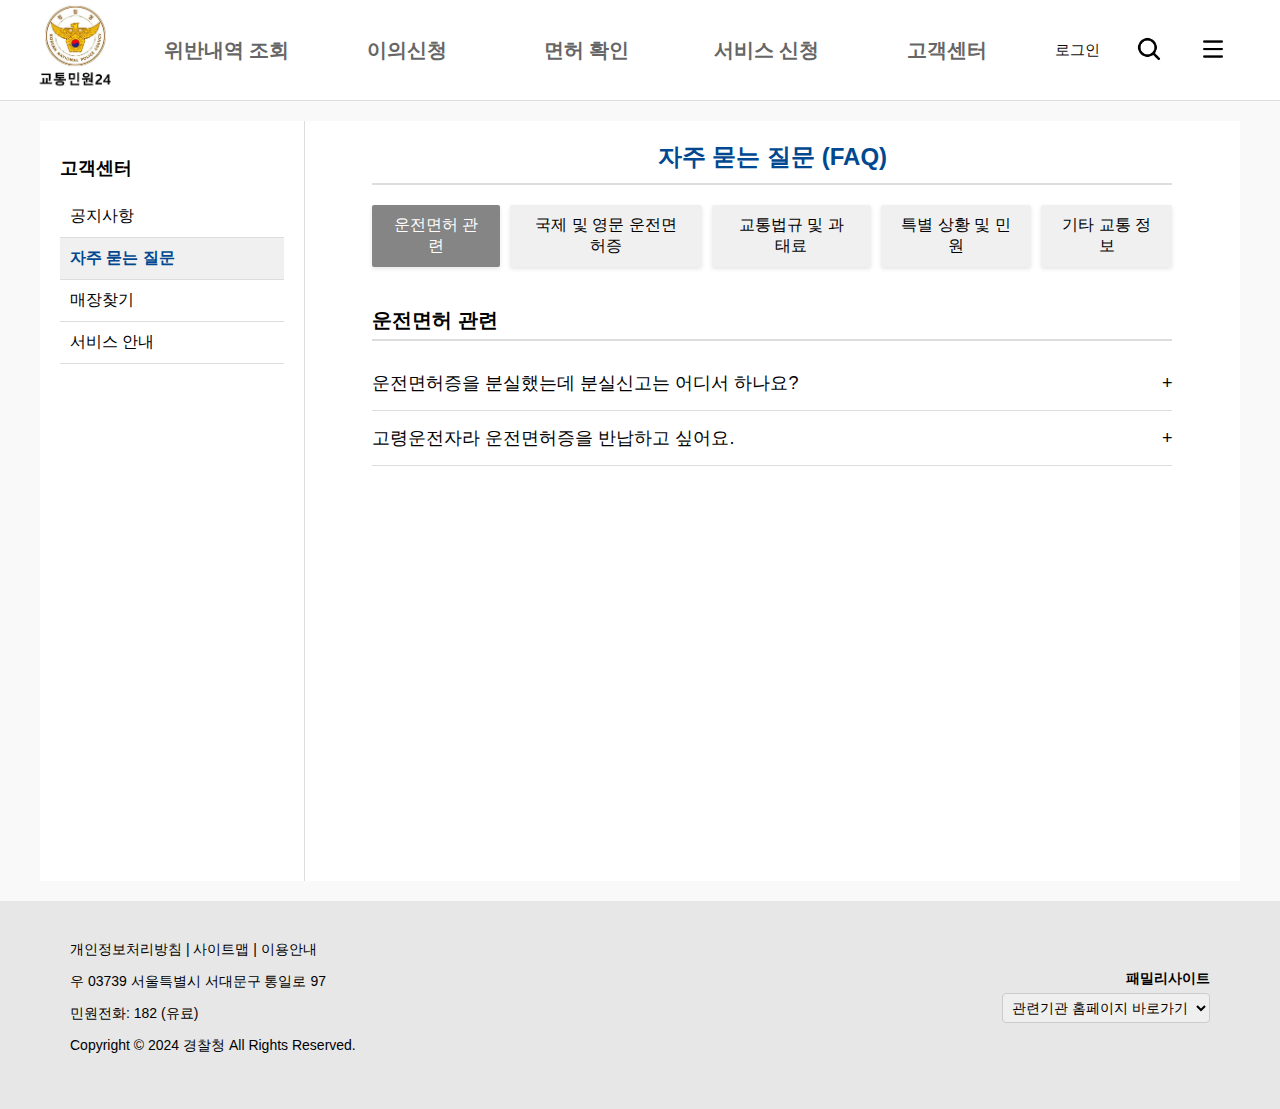
<file: faq.html>
<!DOCTYPE html>
<html lang="en">
<head>
  <meta charset="UTF-8">
  <meta name="viewport" content="width=device-width, initial-scale=1.0">
  <title>자주 묻는 질문</title>
  <link rel="stylesheet" href="styles.css">

    <style>
        /* 전체 스타일 */
        body {
        font-family: Arial, sans-serif;
        margin: 0;
        padding: 0;
        background-color: #f9f9f9;
        }

        /* Main 영역 */
      main {
        width: 80%;
        background-color: #fff; /* 배경색 하얀색 */
        padding: 20px;
        margin: 0 auto;
        display: flex;
        flex-direction: column;
        align-items: center; /* X축 가운데 정렬 */
      }


        /* FAQ 카테고리 */
        .faq-categories {
        display: flex;
        justify-content: center;
        gap: 10px;
        width: 100%;
        max-width: 800px;
        margin-bottom: 20px;
        }

        .faq-categories .faq-category {
        padding: 10px 20px;
        cursor: pointer;
        font-size: 16px;
        border-radius: 2px;
        background-color: #f0f0f0;
        transition: background-color 0.3s ease, color 0.3s ease;
        text-align: center;
        box-shadow: 0px 2px 4px rgba(0, 0, 0, 0.1);
        }

        .faq-categories .faq-category.active {
        background-color: #858585;
        color: #fff;
        }

        .faq-categories .faq-category:hover {
        background-color: #ddd;
        color: #004990;
        }

        /* FAQ 콘텐츠 */
        .faq-content {
        width: 100%;
        max-width: 800px;
        }

        .faq-content h3 {
        font-size: 20px;
        margin-bottom: 15px;
        border-bottom: 2px solid #ddd;
        padding-bottom: 5px;
        }

        .faq-item {
        border-bottom: 1px solid #ddd;
        padding: 15px 0;
        }

        .faq-question {
        font-size: 18px;
        cursor: pointer;
        display: flex;
        justify-content: space-between;
        align-items: center;
        }

        .faq-question:hover {
        color: #475ef0;
        }

        .faq-answer {
        display: none;
        padding: 10px 0 0;
        font-size: 16px;
        color: #666;
        }

        .faq-icon {
        font-size: 18px;
        transition: transform 0.3s ease;
        }

        .faq-icon.open {
        transform: rotate(45deg);
        }
  </style>
</head>
<body>
  <header class="header">
    <!-- Logo Section -->
    <a href="main.html" class="logo">
      <img src="Images/logo.jpg" alt="홈 로고">
    </a>
    <!-- Navigation Bar -->
    <nav class="navbar">
      <ul class="nav-list">
        <li class="nav-item"><a href="#">위반내역 조회</a></li>
        <li class="nav-item"><a href="#">이의신청</a></li>
        <li class="nav-item"><a href="#">면허 확인</a></li>
        <li class="nav-item"><a href="#">서비스 신청</a></li>
        <li class="nav-item"><a href="#">고객센터</a></li>

      </ul>
      <!-- Dropdown content -->
      <div class="dropdown-box">
        <div class="dropdown-column">
          <ul>
            <li><a href="recentCrackdown.html">최근 단속내역</a></li>
          </ul>
          <ul>
            <li><a href="#">미납 이력</a></li>
            <li><a href="#">미납 과태료</a></li>
            <li><a href="#">미납 범칙금</a></li>
            
          </ul>
          <ul>
            <li><a href="#">납입 이력</a></li>
            <li><a href="#">기납 과태료</a></li>
            <li><a href="#">기납 범칙금</a></li>
          </ul>
          <ul>
            <li><a href="#">교통사고 사실확인</a></li>
          </ul>
        </div>
        <div class="dropdown-column">
            <ul>
                <li><a href="#">과태료 이의신청</a></li>
            </ul>
            <ul>
                <li><a href="#">범칙금 이의신청</a></li>
            </ul>
            <ul>
                <li><a href="#">이중납부 환급신청</a></li>
            </ul>
            <ul>
                <li><a href="#">법인 신청</a></li>
            </ul>
          </div>
        <div class="dropdown-column">
            <ul>
                <li><a href="#">면허증 진위확인</a></li>
            </ul>
            <ul>
                <li><a href="#">벌점 확인</a></li>
            </ul>
            <ul>
              <li><a href="#">면허제재 이력</a></li>
              <li><a href="#">면허정지 기간</a></li>
              <li><a href="#">면허결격 기간</a></li>
            </ul>
            <ul>
                <li><a href="#">결격사유 공고</a></li>
            </ul>
        </div>
        <div class="dropdown-column">
          <ul>
            <li><a href="#">착한운전 마일리지</a></li>
          </ul>
          <ul>
            <li><a href="#">교통사고 조사예약</a></li>
          </ul>
          <ul>
            <li><a href="#">문자 알림 서비스</a></li>
          </ul>
          <ul>
            <li><a href="#">모바일전자고지 안내</a></li>
          </ul>
          <ul>
            <li><a href="#">공인전자주소 안내</a></li>
          </ul>
        </div>
        <div class="dropdown-column">
          <ul>
            <li><a href="notice.html">공지사항</a></li>
          </ul>
          <ul>
            <li><a href="faq.html">자주 묻는 질문</a></li>
          </ul>
          <ul>
            <li><a href="#">사이트맵</a></li>
          </ul>
          <ul>
            <li><a href="#">이파인 궁금이 챗봇</a></li>
          </ul>
        </div>
      </div>
    </nav>
    <!-- Right Section (Login, Search, Menu) -->
    <div class="header-buttons">
      <button class="login-btn" style="font-size: 15px;">로그인</button>
      <button class="search-btn">
        <img src="Images/icon_search.png" alt="검색" class="search-icon" width="30px">
      </button>
      <button class="search-btn">
        <img src="Images/icon_menubar.png" alt="검색" class="search-icon" width="30px">
      </button>
    </div>
  </header>
   <!-- 검색 바 -->
   <div class="search-bar-container" id="search-bar">
    <div class="search-bar">
      <input type="text" placeholder="검색어를 입력하세요...">
      <button>
        <img src="Images/icon_search.png" alt="검색">
      </button>
    </div>
  </div>
  <!-- 화면 어두워지는 오버레이 -->
  <div class="overlay" id="overlay"></div>

 <!-- ================================== main ==================================== -->
 

    <div class="main-container">
        <!-- 좌측 사이드바 -->
        <aside class="sidebar">
        <h2>고객센터</h2>
        <ul>
            <li><a href="notice.html">공지사항</a></li>
            <li class="active"><a href="faq.html">자주 묻는 질문</a></li>
            <li>매장찾기</li>
            <li>서비스 안내</li>
        </ul>
        </aside>

        <!-- FAQ 메인 -->
        <main>
          <!-- 페이지 제목 -->
          <div class="main-title">자주 묻는 질문 (FAQ)</div>

          <!-- FAQ 카테고리 -->
          <div class="faq-categories">
              <div class="faq-category active" data-category="license">운전면허 관련</div>
              <div class="faq-category" data-category="international">국제 및 영문 운전면허증</div>
              <div class="faq-category" data-category="laws">교통법규 및 과태료</div>
              <div class="faq-category" data-category="special">특별 상황 및 민원</div>
              <div class="faq-category" data-category="others">기타 교통 정보</div>
          </div>

          <!-- FAQ 콘텐츠 -->
          <div class="faq-content">
              
              <!-- 운전면허 관련 -->
              <section class="faq-section" id="license">
                  <h3>운전면허 관련</h3>
                  <div class="faq-item">
                      <div class="faq-question">
                          운전면허증을 분실했는데 분실신고는 어디서 하나요?
                          <span class="faq-icon">+</span>
                      </div>
                      <div class="faq-answer">
                          ■ 분실신고만 신청: 전국 경찰서 민원실 방문 (대리인 접수 불가)<br>
                          ■ 분실신고와 동시에 재발급 신청: 도로교통공단 안전운전 통합민원(www.safedriving.or.kr), 경찰민원포털(minwon.police.go.kr) 또는 운전면허시험장 방문
                      </div>
                  </div>
                  <div class="faq-item">
                      <div class="faq-question">
                          고령운전자라 운전면허증을 반납하고 싶어요.
                          <span class="faq-icon">+</span>
                      </div>
                      <div class="faq-answer">
                          가까운 운전면허시험장, 경찰서 교통민원실 또는 주민센터에서 자진반납이 가능합니다. 방문 전 업무처리 가능 여부를 확인해주세요.
                      </div>
                  </div>
              </section>

              <!-- 국제 및 영문 운전면허증 -->
              <section class="faq-section" id="international">
                  <h3>국제 및 영문 운전면허증</h3>
                  <div class="faq-item">
                      <div class="faq-question">
                          출국해야 하는데 급히 국제운전면허증이 필요해요.
                          <span class="faq-icon">+</span>
                      </div>
                      <div class="faq-answer">
                          공항 내 국제운전면허 발급센터에서 발급 가능합니다. 신분증과 6개월 이내 촬영한 사진(3.5cm x 4.5cm)을 지참하고 방문하세요.
                      </div>
                  </div>
                  <div class="faq-item">
                      <div class="faq-question">
                          영문운전면허증을 발급 받고 싶은데요.
                          <span class="faq-icon">+</span>
                      </div>
                      <div class="faq-answer">
                          경찰서 또는 운전면허시험장에서 발급 가능합니다. 필요한 서류: 신분증, 여권 사본, 수수료 10,000원
                      </div>
                  </div>
                  <div class="faq-item">
                      <div class="faq-question">
                          (영문)운전경력증명서는 어디서 발급받을 수 있나요?
                          <span class="faq-icon">+</span>
                      </div>
                      <div class="faq-answer">
                          신분증을 지참하여 가까운 경찰서에 방문하거나 인터넷 정부24(www.gov.kr), 교통민원24(www.efine.go.kr)를 통해 발급 가능합니다.
                      </div>
                  </div>
              </section>

              <!-- 교통법규 및 과태료 -->
              <section class="faq-section" id="laws">
                  <h3>교통법규 및 과태료</h3>
                  <div class="faq-item">
                      <div class="faq-question">
                          과태료와 범칙금의 차이점이 뭔가요?
                          <span class="faq-icon">+</span>
                      </div>
                      <div class="faq-answer">
                          과태료: 무인단속 등 행위자를 특정할 수 없는 경우 차량 소유자에게 부과<br>
                          범칙금: 현장에서 경찰관에 의해 행위자에게 부과
                      </div>
                  </div>
                  <div class="faq-item">
                      <div class="faq-question">
                          과태료 감경 대상자를 알고 싶어요.
                          <span class="faq-icon">+</span>
                      </div>
                      <div class="faq-answer">
                          경미한 위반 행위에 대한 과태료는 자진납부 시 20% 감경되며, 추가적으로 대상자의 조건에 따라 최대 50% 감경됩니다.
                      </div>
                  </div>
                  <div class="faq-item">
                      <div class="faq-question">
                          과태료를 범칙금으로 전환하는 방법을 알고 싶어요.
                          <span class="faq-icon">+</span>
                      </div>
                      <div class="faq-answer">
                          가까운 경찰서, 지구대, 파출소 방문 또는 인터넷 교통민원24(www.efine.go.kr)를 통해 전환 가능합니다.
                      </div>
                  </div>
              </section>

              <!-- 특별 상황 및 민원 -->
              <section class="faq-section" id="special">
                  <h3>특별 상황 및 민원</h3>
                  <div class="faq-item">
                      <div class="faq-question">
                          운전이 유일한 생계수단인데, 면허취소 구제방법이 있나요?
                          <span class="faq-icon">+</span>
                      </div>
                      <div class="faq-answer">
                          생계형 운전자를 위한 이의신청 제도가 있습니다. 취소처분 결정 통지 후 60일 이내에 주소지 관할 경찰청에 접수하세요.
                      </div>
                  </div>
                  <div class="faq-item">
                      <div class="faq-question">
                          교통사고 조사결과에 이의가 있는 경우 어떻게 하나요?
                          <span class="faq-icon">+</span>
                      </div>
                      <div class="faq-answer">
                          조사받은 경찰서 관할 시·도 경찰청 민원실로 방문하거나 경찰민원포털(minwon.police.go.kr)에서 이의신청이 가능합니다.
                      </div>
                  </div>
              </section>

              <!-- 기타 교통 정보 -->
              <section class="faq-section" id="others">
                  <h3>기타 교통 정보</h3>
                  <div class="faq-item">
                      <div class="faq-question">
                          무인단속카메라에 단속된 것 같은데 확인하고 싶어요.
                          <span class="faq-icon">+</span>
                      </div>
                      <div class="faq-answer">
                          단속 여부는 5~7일 후 인터넷 교통민원24(www.efine.go.kr) 또는 182콜센터에서 확인 가능합니다.
                      </div>
                  </div>
                  <div class="faq-item">
                      <div class="faq-question">
                          주민등록상 주소지와 실거주지가 다른데 과태료 고지서를 받을 수 있나요?
                          <span class="faq-icon">+</span>
                      </div>
                      <div class="faq-answer">
                          실거주지임을 입증할 공적자료를 지참하여 방문 신청 가능합니다. 신청한 기간이 지나면 주민등록지로 발송됩니다.
                      </div>
                  </div>
              </section>

          </div>
        </main>
    </div>






  <footer class="footer">
    <div class="footer-links">
      <a href="#">개인정보처리방침</a> | 
      <a href="#">사이트맵</a> | 
      <a href="#">이용안내</a>
      <p>우 03739 서울특별시 서대문구 통일로 97</p>
      <p>민원전화: 182 (유료)</p>
      <p>Copyright © 2024 경찰청 All Rights Reserved.</p>
    </div>
    <div class="footer-empty-section">
    </div>
    <div class="family-site">
        <h4>패밀리사이트</h4>
        <select>
          <option>관련기관 홈페이지 바로가기</option>
          <option>경찰청</option>
          <option>도로교통공단</option>
        </select>
    </div>

  </footer>
  

  <script src="script.js"></script>
  <script>
    document.addEventListener("DOMContentLoaded", () => {
      const categories = document.querySelectorAll(".faq-category");
      const sections = document.querySelectorAll(".faq-section");

      // 초기 설정: 첫 번째 카테고리를 활성화하고, 첫 번째 섹션만 보이게 설정
      categories[0].classList.add("active");
      sections.forEach((section, index) => {
        section.style.display = index === 0 ? "block" : "none";
      });

      // 카테고리 클릭 이벤트
      categories.forEach((category) => {
        category.addEventListener("click", () => {
          const target = category.dataset.category;

          categories.forEach((cat) => cat.classList.remove("active"));
          category.classList.add("active");

          sections.forEach((section) => {
            section.style.display = section.id === target ? "block" : "none";
          });
        });
      });

      // FAQ 질문 클릭 이벤트
      const faqQuestions = document.querySelectorAll(".faq-question");
      faqQuestions.forEach((question) => {
        question.addEventListener("click", () => {
          const answer = question.nextElementSibling;
          const icon = question.querySelector(".faq-icon");

          const isOpen = answer.style.display === "block";
          answer.style.display = isOpen ? "none" : "block";
          icon.classList.toggle("open", !isOpen);
        });
      });
    });

  </script>
</body>
</html>
</file>
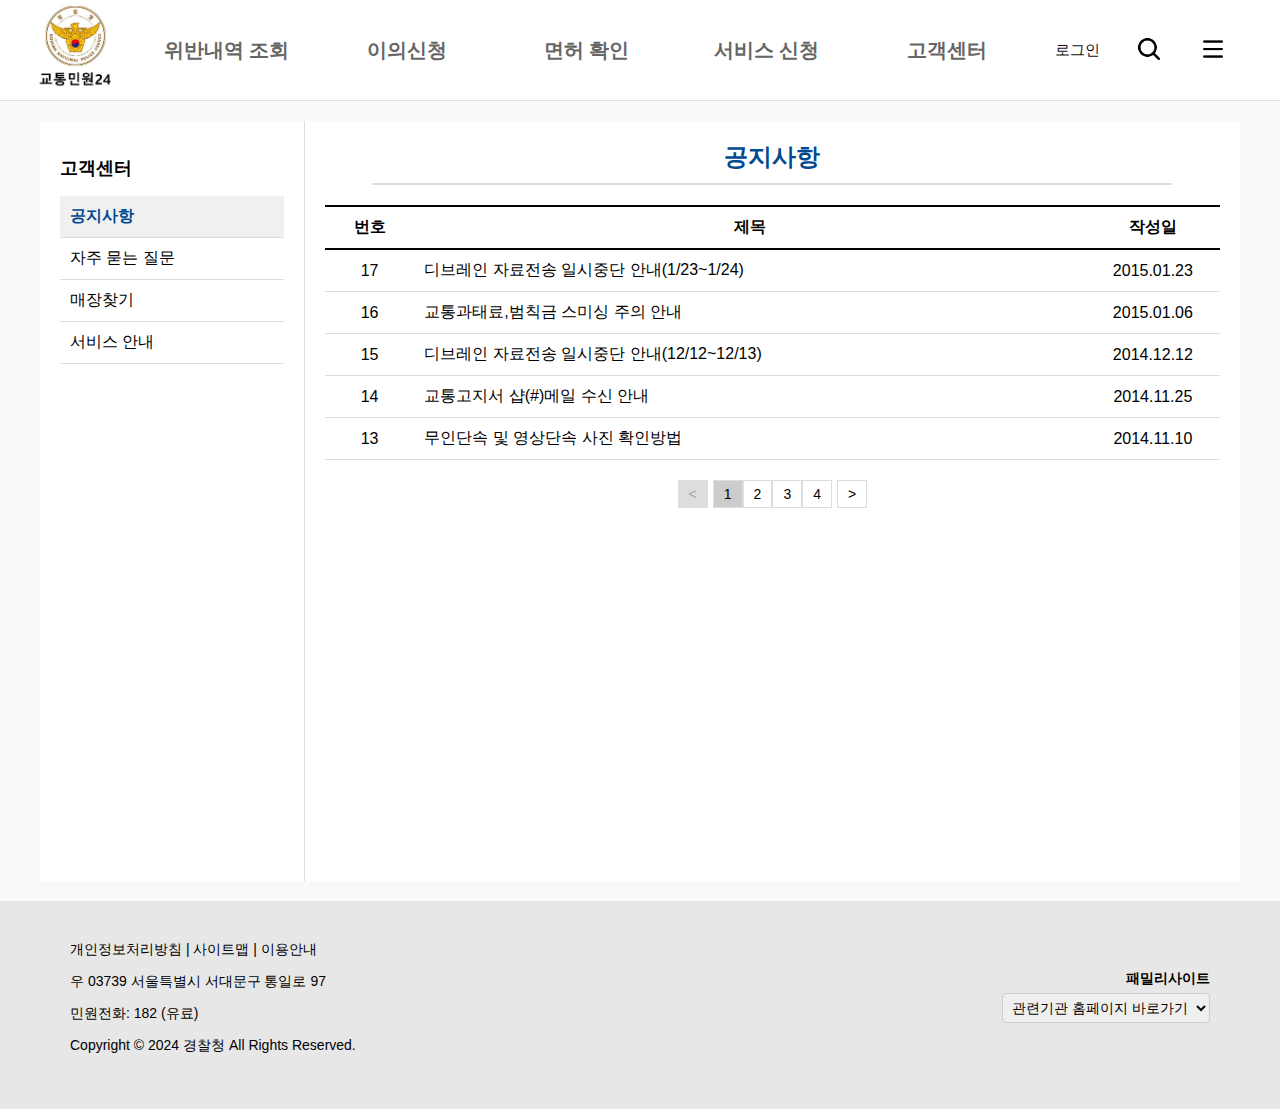
<file: notice.html>
<!DOCTYPE html>
<html lang="en">
<head>
  <meta charset="UTF-8">
  <meta name="viewport" content="width=device-width, initial-scale=1.0">
  <title>공지사항</title>
  <link rel="stylesheet" href="styles.css">

    <style>
        /* 전체 스타일 */
        body {
        font-family: Arial, sans-serif;
        margin: 0;
        padding: 0;
        background-color: #f9f9f9;
        }
        /* Main 영역 */
        main {
        width: 80%;
        background-color: #fff; /* 배경색 하얀색 */
        padding: 20px;
        margin: 0 auto;
        display: flex;
        flex-direction: column;
        align-items: center; /* X축 가운데 정렬 */
        }


        /* 공지사항 테이블 스타일 */
        .notice-table {
        width: 100%;
        border-collapse: collapse;
        margin-bottom: 20px;
        text-align: center;
        }

        .notice-table th,
        .notice-table td {
        padding: 10px;
        }

        .notice-table th:first-child,
        .notice-table td:first-child {
        width: 10%; /* 번호 열 */
        }

        .notice-table th:last-child,
        .notice-table td:last-child {
        width: 15%; /* 작성일 열 */
        }

        .notice-table th {
        font-weight: bold;
        border-top: 2px solid #000;
        border-bottom: 2px solid #000;
        }

        .notice-table td {
        border-bottom: 1px solid #ddd;
        }

        .notice-table td.title {
        text-align: left;
        }

        /* 페이지네이션 */
        .pagination {
        display: flex;
        justify-content: center;
        align-items: center;
        gap: 5px;
        }

        .pagination button {
        border: none;
        padding: 5px 10px;
        cursor: pointer;
        font-size: 14px;
        border: 1px solid #ddd;
        transition: background-color 0.3s ease;
        background-color: transparent; /* 버튼 배경 제거 */
        }

        .pagination button.active {
        background-color: #ccc; /* 클릭된 버튼 색상 회색 */
        color: #000;
        }

        .pagination button:hover {
        background-color: #f0f0f0;
        }

        .pagination button:disabled {
        background-color: #ddd;
        cursor: not-allowed;
        }

        .pagination img {
        width: 20px;
        height: 20px;
        }


  </style>
</head>
<body>
  <header class="header">
    <!-- Logo Section -->
    <a href="main.html" class="logo">
      <img src="Images/logo.jpg" alt="홈 로고">
    </a>
    <!-- Navigation Bar -->
    <nav class="navbar">
      <ul class="nav-list">
        <li class="nav-item"><a href="#">위반내역 조회</a></li>
        <li class="nav-item"><a href="#">이의신청</a></li>
        <li class="nav-item"><a href="#">면허 확인</a></li>
        <li class="nav-item"><a href="#">서비스 신청</a></li>
        <li class="nav-item"><a href="#">고객센터</a></li>

      </ul>
      <!-- Dropdown content -->
      <div class="dropdown-box">
        <div class="dropdown-column">
            <ul>
                <li><a href="recentCrackdown.html">최근 단속내역</a></li>
            </ul>
          <ul>
            <li><a href="#">미납 이력</a></li>
            <li><a href="#">미납 과태료</a></li>
            <li><a href="#">미납 범칙금</a></li>
            
          </ul>
          <ul>
            <li><a href="#">납입 이력</a></li>
            <li><a href="#">기납 과태료</a></li>
            <li><a href="#">기납 범칙금</a></li>
          </ul>
          <ul>
            <li><a href="#">교통사고 사실확인</a></li>
          </ul>
        </div>
        <div class="dropdown-column">
            <ul>
                <li><a href="#">과태료 이의신청</a></li>
            </ul>
            <ul>
                <li><a href="#">범칙금 이의신청</a></li>
            </ul>
            <ul>
                <li><a href="#">이중납부 환급신청</a></li>
            </ul>
            <ul>
                <li><a href="#">법인 신청</a></li>
            </ul>
          </div>
        <div class="dropdown-column">
            <ul>
                <li><a href="#">면허증 진위확인</a></li>
            </ul>
            <ul>
                <li><a href="#">벌점 확인</a></li>
            </ul>
            <ul>
              <li><a href="#">면허제재 이력</a></li>
              <li><a href="#">면허정지 기간</a></li>
              <li><a href="#">면허결격 기간</a></li>
            </ul>
            <ul>
                <li><a href="#">결격사유 공고</a></li>
            </ul>
        </div>
        <div class="dropdown-column">
          <ul>
            <li><a href="#">착한운전 마일리지</a></li>
          </ul>
          <ul>
            <li><a href="#">교통사고 조사예약</a></li>
          </ul>
          <ul>
            <li><a href="#">문자 알림 서비스</a></li>
          </ul>
          <ul>
            <li><a href="#">모바일전자고지 안내</a></li>
          </ul>
          <ul>
            <li><a href="#">공인전자주소 안내</a></li>
          </ul>
        </div>
        <div class="dropdown-column">
          <ul>
            <li><a href="notice.html">공지사항</a></li>
          </ul>
          <ul>
            <li><a href="faq.html">자주 묻는 질문</a></li>
          </ul>
          <ul>
            <li><a href="#">사이트맵</a></li>
          </ul>
          <ul>
            <li><a href="#">이파인 궁금이 챗봇</a></li>
          </ul>
        </div>
      </div>
    </nav>
    <!-- Right Section (Login, Search, Menu) -->
    <div class="header-buttons">
      <button class="login-btn" style="font-size: 15px;">로그인</button>
      <button class="search-btn">
        <img src="Images/icon_search.png" alt="검색" class="search-icon" width="30px">
      </button>
      <button class="search-btn">
        <img src="Images/icon_menubar.png" alt="검색" class="search-icon" width="30px">
      </button>
    </div>
  </header>

   <!-- 검색 바 -->
   <div class="search-bar-container" id="search-bar">
    <div class="search-bar">
      <input type="text" placeholder="검색어를 입력하세요...">
      <button>
        <img src="Images/icon_search.png" alt="검색">
      </button>
    </div>
  </div>
  <!-- 화면 어두워지는 오버레이 -->
  <div class="overlay" id="overlay"></div>
 <!-- ================================== main ==================================== -->
 

    <div class="main-container">
        <!-- 좌측 사이드바 -->
        <aside class="sidebar">
        <h2>고객센터</h2>
        <ul>
            <li class="active"><a href="notice.html">공지사항</a></li>
            <li><a href="faq.html">자주 묻는 질문</a></li>
            <li>매장찾기</li>
            <li>서비스 안내</li>
        </ul>
        </aside>

        <main>
            <!-- 페이지 제목 -->
            <div class="main-title">공지사항</div>

            <!-- 공지사항 테이블 -->
            <table class="notice-table">
                <thead>
                <tr>
                    <th>번호</th>
                    <th>제목</th>
                    <th>작성일</th>
                </tr>
                </thead>
                <tbody id="notice-tbody">
                <!-- 공지사항 데이터 삽입 -->
                </tbody>
            </table>

            <!-- 페이지네이션 -->
            <div class="pagination">
                <button id="prev-page" onclick="prevPage()" aria-label="이전 페이지">&lt;</button>
                <div id="page-buttons"></div>
                <button id="next-page" onclick="nextPage()" aria-label="다음 페이지">&gt;</button>
              </div>

            

        </main>
    </div>






  <footer class="footer">
    <div class="footer-links">
      <a href="#">개인정보처리방침</a> | 
      <a href="#">사이트맵</a> | 
      <a href="#">이용안내</a>
      <p>우 03739 서울특별시 서대문구 통일로 97</p>
      <p>민원전화: 182 (유료)</p>
      <p>Copyright © 2024 경찰청 All Rights Reserved.</p>
    </div>
    <div class="footer-empty-section">
    </div>
    <div class="family-site">
        <h4>패밀리사이트</h4>
        <select>
          <option>관련기관 홈페이지 바로가기</option>
          <option>경찰청</option>
          <option>도로교통공단</option>
        </select>
    </div>

  </footer>
  

  <script src="script.js"></script>
  <script>
    const notices = [
        { 번호: 17, 제목: "디브레인 자료전송 일시중단 안내(1/23~1/24)", 작성일: "2015.01.23" },
        { 번호: 16, 제목: "교통과태료,범칙금 스미싱 주의 안내", 작성일: "2015.01.06" },
        { 번호: 15, 제목: "디브레인 자료전송 일시중단 안내(12/12~12/13)", 작성일: "2014.12.12" },
        { 번호: 14, 제목: "교통고지서 샵(#)메일 수신 안내", 작성일: "2014.11.25" },
        { 번호: 13, 제목: "무인단속 및 영상단속 사진 확인방법", 작성일: "2014.11.10" },
        { 번호: 12, 제목: "이파인시스템 정상서비스 안내", 작성일: "2014.09.07" },
        { 번호: 11, 제목: "eFINE 서비스 일시중단 안내", 작성일: "2014.08.27" },
        { 번호: 10, 제목: "착한운전 마일리지 적립", 작성일: "2014.08.06" },
        { 번호: 9, 제목: "운전면허 진위여부 서비스 변경안내", 작성일: "2014.08.06" },
        { 번호: 8, 제목: "인터넷지로 사이트 일시중단 안내", 작성일: "2014.08.01" },
        { 번호: 7, 제목: "디브레인 자료전송 일시중단 안내(7/19~7/20)", 작성일: "2014.07.15" },
        { 번호: 6, 제목: "보안상 화면을 복사하거나 출력할 수 없습니다. 운전경력증명서를 이용하시기 바랍니다.", 작성일: "2014.03.25" },
        { 번호: 5, 제목: "디브레인 고지정보 지연안내", 작성일: "2014.03.19" },
        { 번호: 4, 제목: "운전면허관련 조회의 내역 없음에 대한 안내", 작성일: "2014.01.29" },
        { 번호: 3, 제목: "운전면허 행정처분 특별감면 실시!!", 작성일: "2014.01.28" },
        { 번호: 2, 제목: "교통범칙금·과태료 조회 및 납부시스템(efine)이 더욱 새로워집니다.", 작성일: "2014.01.12" },
        { 번호: 1, 제목: "교통범칙금 관련 스미싱 피해예방 안내", 작성일: "2013.10.25" },
        ];


    const rowsPerPage = 5;
    let currentPage = 1;

    function displayNotices() {
      const tbody = document.getElementById("notice-tbody");
      tbody.innerHTML = "";

      const startIndex = (currentPage - 1) * rowsPerPage;
      const endIndex = startIndex + rowsPerPage;

      const currentNotices = notices.slice(startIndex, endIndex);
      currentNotices.forEach((notice) => {
        const row = `
          <tr>
            <td>${notice.번호}</td>
            <td class="title">${notice.제목}</td>
            <td>${notice.작성일}</td>
          </tr>
        `;
        tbody.innerHTML += row;
      });
    }

    function setupPagination() {
      const pageButtons = document.getElementById("page-buttons");
      pageButtons.innerHTML = "";

      const totalPages = Math.ceil(notices.length / rowsPerPage);

      for (let i = 1; i <= totalPages; i++) {
        const button = document.createElement("button");
        button.textContent = i;
        button.classList.toggle("active", i === currentPage);
        button.onclick = () => {
          currentPage = i;
          displayNotices();
          setupPagination();
        };
        pageButtons.appendChild(button);
      }

      document.getElementById("prev-page").disabled = currentPage === 1;
      document.getElementById("next-page").disabled = currentPage === totalPages;
    }

    function prevPage() {
      if (currentPage > 1) {
        currentPage--;
        displayNotices();
        setupPagination();
      }
    }

    function nextPage() {
      const totalPages = Math.ceil(notices.length / rowsPerPage);
      if (currentPage < totalPages) {
        currentPage++;
        displayNotices();
        setupPagination();
      }
    }

    // 초기화
    displayNotices();
    setupPagination();

  </script>
</body>
</html>
</file>
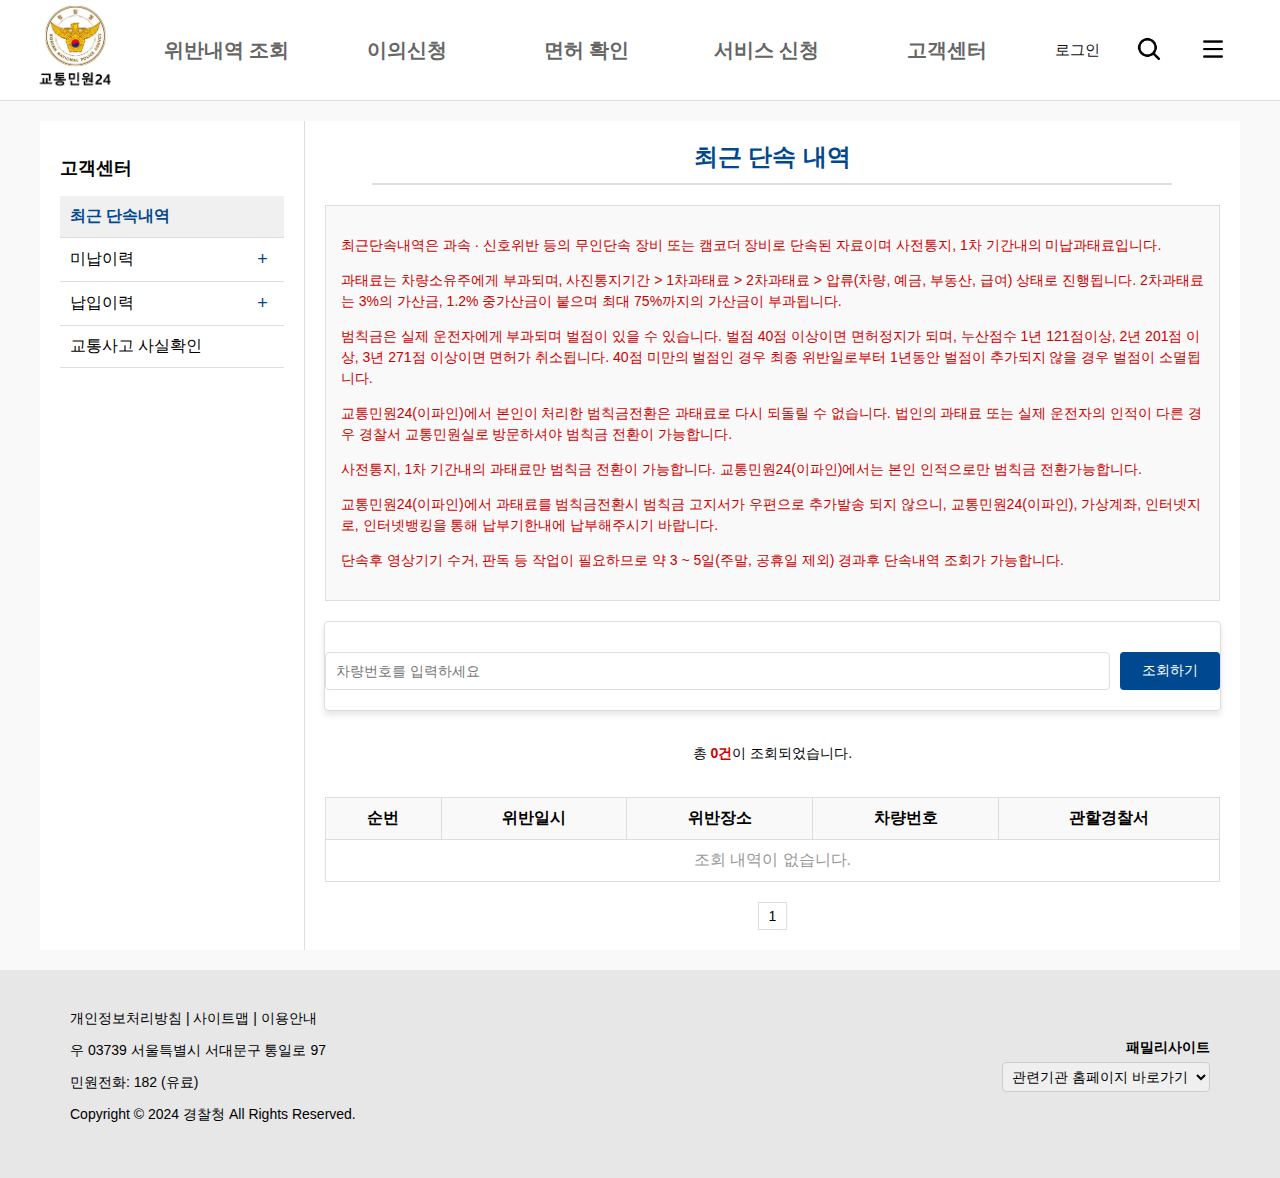
<file: recentCrackdown.html>
<!DOCTYPE html>
<html lang="en">
<head>
  <meta charset="UTF-8">
  <meta name="viewport" content="width=device-width, initial-scale=1.0">
  <title>최근 위반내역 조회</title>
  <link rel="stylesheet" href="styles.css">

    <style>
        /* 전체 스타일 */
        body {
        font-family: Arial, sans-serif;
        margin: 0;
        padding: 0;
        background-color: #f9f9f9;
        }
        /* Main 영역 */
        main {
        width: 80%;
        background-color: #fff; /* 배경색 하얀색 */
        padding: 20px;
        margin: 0 auto;
        display: flex;
        flex-direction: column;
        align-items: center; /* X축 가운데 정렬 */
        }
            /* 안내 문구 */
        section.warning {
        background-color: #f9f9f9;
        border: 1px solid #ddd;
        padding: 15px;
        margin-bottom: 20px;
        color: #c00;
        font-size: 14px;
        line-height: 1.5;
        }

        /* 검색 섹션 */
        section.search-bar {
        display: flex;
        justify-content: space-between; /* 버튼과 입력창 간격 조정 */
        align-items: center;
        width: 100%; /* 검색 섹션을 표 크기와 동일하게 확장 */
        margin-bottom: 20px;
        padding-top: 30px;
        padding-bottom: 20px;
        }

        section.search-bar input {
        flex: 1; /* 입력창이 남은 공간을 채우도록 설정 */
        max-width: calc(100% - 120px); /* 버튼 크기 제외하고 나머지 공간 사용 */
        padding: 10px;
        border: 1px solid #ddd;
        border-radius: 4px;
        font-size: 14px;
        }

        section.search-bar button {
        width: 100px; /* 버튼 크기 고정 */
        padding: 10px;
        margin-left: 10px; /* 버튼과 입력창 사이 간격 */
        border: none;
        background-color: #004990;
        color: #fff;
        font-size: 14px;
        border-radius: 4px;
        cursor: pointer;
        }

        section.search-bar button:hover {
        background-color: #003366;
        }



        /* 결과 섹션 */
        section.results {
        font-size: 14px;
        margin-bottom: 20px;
        }

        section.results span {
        color: #c00;
        font-weight: bold;
        }

        /* 테이블 */
        table {
        width: 100%;
        border-collapse: collapse;
        text-align: center;
        }

        table th,
        table td {
        padding: 10px;
        border: 1px solid #ddd;
        }

        table th {
        background-color: #f9f9f9;
        }

        table td.empty {
        text-align: center;
        color: #999;
        }

        /* 페이지네이션 */
        .pagination {
        display: flex;
        justify-content: center;
        align-items: center;
        margin-top: 20px;
        }

        .pagination button {
        background-color: #fff;
        border: 1px solid #ddd;
        padding: 5px 10px;
        margin: 0 5px;
        cursor: pointer;
        font-size: 14px;
        }

        .pagination button.active {
        background-color: #ccc;
        border-color: #bbb;
        }


    


  </style>
</head>
<body>
  <header class="header">
    <!-- Logo Section -->
    <a href="main.html" class="logo">
      <img src="Images/logo.jpg" alt="홈 로고">
    </a>
    <!-- Navigation Bar -->
    <nav class="navbar">
      <ul class="nav-list">
        <li class="nav-item"><a href="#">위반내역 조회</a></li>
        <li class="nav-item"><a href="#">이의신청</a></li>
        <li class="nav-item"><a href="#">면허 확인</a></li>
        <li class="nav-item"><a href="#">서비스 신청</a></li>
        <li class="nav-item"><a href="#">고객센터</a></li>

      </ul>
      <!-- Dropdown content -->
      <div class="dropdown-box">
        <div class="dropdown-column">
            <ul>
            <li><a href="recentCrackdown.html">최근 단속내역</a></li>
          </ul>
          <ul>
            <li><a href="#">미납 이력</a></li>
            <li><a href="#">미납 과태료</a></li>
            <li><a href="#">미납 범칙금</a></li>
            
          </ul>
          <ul>
            <li><a href="#">납입 이력</a></li>
            <li><a href="#">기납 과태료</a></li>
            <li><a href="#">기납 범칙금</a></li>
          </ul>
          <ul>
            <li><a href="#">교통사고 사실확인</a></li>
          </ul>
        </div>
        <div class="dropdown-column">
            <ul>
                <li><a href="#">과태료 이의신청</a></li>
            </ul>
            <ul>
                <li><a href="#">범칙금 이의신청</a></li>
            </ul>
            <ul>
                <li><a href="#">이중납부 환급신청</a></li>
            </ul>
            <ul>
                <li><a href="#">법인 신청</a></li>
            </ul>
          </div>
        <div class="dropdown-column">
            <ul>
                <li><a href="#">면허증 진위확인</a></li>
            </ul>
            <ul>
                <li><a href="#">벌점 확인</a></li>
            </ul>
            <ul>
              <li><a href="#">면허제재 이력</a></li>
              <li><a href="#">면허정지 기간</a></li>
              <li><a href="#">면허결격 기간</a></li>
            </ul>
            <ul>
                <li><a href="#">결격사유 공고</a></li>
            </ul>
        </div>
        <div class="dropdown-column">
          <ul>
            <li><a href="#">착한운전 마일리지</a></li>
          </ul>
          <ul>
            <li><a href="#">교통사고 조사예약</a></li>
          </ul>
          <ul>
            <li><a href="#">문자 알림 서비스</a></li>
          </ul>
          <ul>
            <li><a href="#">모바일전자고지 안내</a></li>
          </ul>
          <ul>
            <li><a href="#">공인전자주소 안내</a></li>
          </ul>
        </div>
        <div class="dropdown-column">
          <ul>
            <li><a href="notice.html">공지사항</a></li>
          </ul>
          <ul>
            <li><a href="faq.html">자주 묻는 질문</a></li>
          </ul>
          <ul>
            <li><a href="#">사이트맵</a></li>
          </ul>
          <ul>
            <li><a href="#">이파인 궁금이 챗봇</a></li>
          </ul>
        </div>
      </div>
    </nav>
    <!-- Right Section (Login, Search, Menu) -->
    <div class="header-buttons">
      <button class="login-btn" style="font-size: 15px;">로그인</button>
      <button class="search-btn">
        <img src="Images/icon_search.png" alt="검색" class="search-icon" width="30px">
      </button>
      <button class="search-btn">
        <img src="Images/icon_menubar.png" alt="검색" class="search-icon" width="30px">
      </button>
    </div>
  </header>
   <!-- 검색 바 -->
   <div class="search-bar-container" id="search-bar">
    <div class="search-bar">
      <input type="text" placeholder="검색어를 입력하세요...">
      <button>
        <img src="Images/icon_search.png" alt="검색">
      </button>
    </div>
  </div>
  <!-- 화면 어두워지는 오버레이 -->
  <div class="overlay" id="overlay"></div>

 <!-- ================================== main ==================================== -->
 

    <div class="main-container">

        <!-- 좌측 사이드바 -->
        <aside class="sidebar">
            <h2>고객센터</h2>
            <ul>
                <li class="active">
                    <a href="recentCrackdown.html">최근 단속내역</a>
                </li>
                <li>
                    <div class="sidebar-item">
                        <span>미납이력</span>
                      <button class="toggle-button">+</button>
                    </div>
                    <ul class="nested-list">
                      <li><a href="#">미납 과태료</a></li>
                      <li><a href="#">미납 범칙금</a></li>
                    </ul>
                  </li>
                  <li>
                    <div class="sidebar-item">
                        <span>납입이력</span>
                      <button class="toggle-button">+</button>
                    </div>
                    <ul class="nested-list">
                      <li><a href="#">기납 과태료</a></li>
                      <li><a href="#">기납 범칙금</a></li>
                    </ul>
                  </li>
                <li>
                    교통사고 사실확인
                </li>
            </ul>
        </aside>
  

        <main>
            <!-- 페이지 제목 -->
            <div class="main-title">최근 단속 내역</div>
            <section class="warning">
                <p class="important">최근단속내역은 과속 · 신호위반 등의 무인단속 장비 또는 캠코더 장비로 단속된 자료이며 사전통지, 1차 기간내의 미납과태료입니다.</p>
                <p>과태료는 차량소유주에게 부과되며, 사진통지기간 > 1차과태료 > 2차과태료 > 압류(차량, 예금, 부동산, 급여) 상태로 진행됩니다. 2차과태료는 3%의 가산금, 1.2% 중가산금이 붙으며 최대 75%까지의 가산금이 부과됩니다.</p>
                <p>범칙금은 실제 운전자에게 부과되며 벌점이 있을 수 있습니다. 벌점 40점 이상이면 면허정지가 되며, 누산점수 1년 121점이상, 2년 201점 이상, 3년 271점 이상이면 면허가 취소됩니다. 40점 미만의 벌점인 경우 최종 위반일로부터 1년동안 벌점이 추가되지 않을 경우 벌점이 소멸됩니다.</p>
                <p class="important">교통민원24(이파인)에서 본인이 처리한 범칙금전환은 과태료로 다시 되돌릴 수 없습니다. 법인의 과태료 또는 실제 운전자의 인적이 다른 경우 경찰서 교통민원실로 방문하셔야 범칙금 전환이 가능합니다.</p>
                <p>사전통지, 1차 기간내의 과태료만 범칙금 전환이 가능합니다. 교통민원24(이파인)에서는 본인 인적으로만 범칙금 전환가능합니다.</p>
                <p>교통민원24(이파인)에서 과태료를 범칙금전환시 범칙금 고지서가 우편으로 추가발송 되지 않으니, 교통민원24(이파인), 가상계좌, 인터넷지로, 인터넷뱅킹을 통해 납부기한내에 납부해주시기 바랍니다.</p>
                <p>단속후 영상기기 수거, 판독 등 작업이 필요하므로 약 3 ~ 5일(주말, 공휴일 제외) 경과후 단속내역 조회가 가능합니다.</p>
              </section>
              <section class="search-bar">
                <input type="text" placeholder="차량번호를 입력하세요">
                <button>조회하기</button>
              </section>
              <section class="results">
                <p>총 <span>0건</span>이 조회되었습니다.</p>
              </section>
              <table>
                <thead>
                  <tr>
                    <th>순번</th>
                    <th>위반일시</th>
                    <th>위반장소</th>
                    <th>차량번호</th>
                    <th>관할경찰서</th>
                  </tr>
                </thead>
                <tbody>
                  <tr>
                    <td class="empty" colspan="5">조회 내역이 없습니다.</td>
                  </tr>
                </tbody>
              </table>
              <div class="pagination">
                <button>1</button>
              </div>


            

        </main>
    </div>






  <footer class="footer">
    <div class="footer-links">
      <a href="#">개인정보처리방침</a> | 
      <a href="#">사이트맵</a> | 
      <a href="#">이용안내</a>
      <p>우 03739 서울특별시 서대문구 통일로 97</p>
      <p>민원전화: 182 (유료)</p>
      <p>Copyright © 2024 경찰청 All Rights Reserved.</p>
    </div>
    <div class="footer-empty-section">
    </div>
    <div class="family-site">
        <h4>패밀리사이트</h4>
        <select>
          <option>관련기관 홈페이지 바로가기</option>
          <option>경찰청</option>
          <option>도로교통공단</option>
        </select>
    </div>

  </footer>
  
  <script src="script.js"></script>

  <script>

    document.querySelectorAll(".sidebar-item").forEach((item) => {
    item.addEventListener("click", () => {
        const nestedList = item.nextElementSibling;
        const toggleButton = item.querySelector(".toggle-button");

        if (nestedList.style.display === "block") {
        nestedList.style.display = "none";
        toggleButton.textContent = "+"; // Collapse
        } else {
        nestedList.style.display = "block";
        toggleButton.textContent = "-"; // Expand
        }
    });
    });


  </script>
</body>
</html>
</file>
<file: styles.css>
/* ==============================기본 스타일============================== */
body {
  font-family: Arial, sans-serif;
  margin: 0;
  padding: 0;
}

.header {
  display: flex;
  align-items: center;
  justify-content: space-between;
  background-color: #ffffff;
  padding: 0px 20px;
  border-bottom: 1px solid #ddd;
  height: 100px;

}

a {
  text-decoration: none; /* 밑줄 제거 */
  color: inherit; /* 기본 텍스트 색상과 동일 */
}

a:hover {
  color: #475ef0;
}

/* ==============================헤더============================== */

.logo img {
  width: 90px;
  height: auto;
  padding: 10px;
}

/* ==============================네비게이션============================== */
.navbar {
  display: flex;
  justify-content: center;
  align-items: center; /* 수직 정렬 */
  height: 100px; /* nav 높이 고정 */
  padding: 0;
  position: relative; /* dropdown-box 위치 기준 */
}

.nav-list {
  display: flex;
  list-style: none;
  margin: 0;
  padding: 0;
  height: 100%;
}

.nav-item {
  position: relative;
  width: 180px;
  height: 100%; /* nav 높이에 맞춤 */
  display: flex;
  align-items: center;
  justify-content: center;
}

.nav-item a {
  text-decoration: none; /* 밑줄 제거 */
  color: #666666; /* 회색 */
  font-size: 20px; /* 글자 크기 설정 */
  font-weight: bold; /* 글자 굵게 설정 */
  height: 100%;
  width: 100%;
  display: flex;
  align-items: center;
  justify-content: center;
  transition: color 0.3s ease;
}

.nav-item:hover a {
  color: #475ef0;
}

.nav-item:hover::after {
  content: "";
  position: absolute;
  bottom: 0;
  left: 0;
  width: 100%;
  height: 2px;
  background-color: #475ef0;
  transition: width 0.3s ease;
}

/* ==============================네비게이션 아래 드롭다운바============================== */
.dropdown-box {
  display: none;
  position: absolute;
  top: 100px; /* Navbar 바로 아래 */
  left: -10px;
  width: 100%;
  background-color: white;
  box-shadow: 0px 4px 8px rgba(0, 0, 0, 0.2);
  padding: 20px 0px;
  z-index: 5;
  border-top: 1px solid #ddd;
}

.dropdown-column {
  display: inline-block;
  width: 180px; /* 각 열 너비 */
  vertical-align: top;
  text-align: center;

  padding: 0px 10px;
  margin: 0px 5px;
}

.dropdown-column ul {
  list-style: none;

  padding: 7px 0px;
  margin: 5px 0px;
}

.dropdown-column li:first-child a {
  text-decoration: none; /* 밑줄 제거 */
  color: #666666; /* 회색 */
  font-size: 15px;
  font-weight: bold;
  margin-bottom: 5px; /* 첫 요소와 나머지 간격 */
}

.dropdown-column li:not(:first-child) a {
  text-decoration: none; /* 밑줄 제거 */
  color: #666666; /* 회색 */
  font-size: 13px;
  margin: 5px 0; /* li 간 상하 간격 5px */
  padding:5px;
}

.dropdown-column li a:hover {
  color: #004990; /* 마우스 올릴 때 파란색 */
}

/* Show dropdown on hover */
.navbar:hover .dropdown-box,
.dropdown-box:hover {
  display: flex;
  justify-content: space-around;
}

/* ==============================버튼============================== */
.header-buttons {
  display: flex;
  gap: 10px;
  margin-right: 20px;
}

.header-buttons button {
  background-color: #ffffff;
  color: rgb(15, 15, 15);
  border: none;
  padding: 8px 12px;
  cursor: pointer;
  font-size: 14px;
  border-radius: 4px;
}

.header-buttons button:hover {
  background-color: #a2a2a2;
}
/* 검색 바 스타일 */
.search-bar-container {
  position: absolute;
  top: 120px; 
  right: 40px;
  display: none;
  z-index: 3;
  width: 200px;
  }

  .search-bar {
    display: flex;
    align-items: center;
    background-color: #fff;
    border: 1px solid #ddd;
    border-radius: 4px;
    box-shadow: 0 4px 6px rgba(0, 0, 0, 0.1);
  }

  .search-bar input {
    border: none;
    padding: 10px;
    font-size: 14px;
    border-radius: 4px 0 0 4px;
    outline: none;
    flex: 1;
  }

  .search-bar button {
    background-color: #1f77ce;
    color: #fff;
    border: none;
    padding: 10px;
    border-radius: 0 4px 4px 0;
    cursor: pointer;
  }

  .search-bar button img {
    width: 18px;
  }

  /* 화면 어두워지는 오버레이 */
  .overlay {
    position: fixed;
    top: 0;
    left: 0;
    width: 100%;
    height: 100%;
    background-color: rgba(0, 0, 0, 0.3);
    display: none;
    z-index: 1;
  }


/* ====================================Footer==================================== */
/* Footer Section */
.footer {
  background-color: #e7e7e7;
  color: #000;
  padding: 40px 70px;
  display: flex;
  justify-content: space-between;
  flex-wrap: wrap;
}


.footer-links {
  text-align: left;
  font-size: 14px;
}

.footer-links a {
  color: #000;
  text-decoration: none;
}

.footer-links a:hover {
  text-decoration: underline;
}

.footer-empty-section {
  text-align: center;
}

.family-site {
  margin-top: 10px;
  text-align: right;
}

.family-site h4 {
  font-size: 14px;
  margin-bottom: 5px;
}

.family-site select {
  padding: 5px;
  font-size: 14px;
  border: 1px solid #ccc;
  border-radius: 4px;
}


/* ===========================서브페이지들 전체 감싸는 div================== */

.main-container {
  display: flex;
  max-width: 1200px;
  margin: 20px auto;
  min-height: 80vh;
}


/* =============================서브페이지 사이드바========================== */

    /* 좌측 사이드바 */
    .sidebar {
      width: 20%;
      background-color: #fff;
      padding: 20px;
      border-right: 1px solid #ddd;
      min-height: inherit;
    }

    .sidebar h2 {
      font-size: 18px;
      margin-bottom: 10px;
    }

    .sidebar ul {
      list-style: none;
      padding: 0;
    }

    .sidebar li {
      padding: 10px;
      /* cursor: pointer; */
      border-bottom: 1px solid #ddd;
    }
    

    .sidebar li:hover,
    .sidebar li.active {
      background-color: #f0f0f0;
      font-weight: bold;
      color: #004990;
    }


    /* 세부 사이드바 */

    .sidebar-item {
      display: flex;
      align-items: center;
      cursor: pointer;
    }
    
    .toggle-button {
      margin-left: auto; /* 버튼을 오른쪽으로 이동 */
      background: none;
      border: none;
      font-size: 18px;
      cursor: pointer;
      color: #004990;
      transition: transform 0.3s ease;
    }
    
    
    .nested-list {
      display: none;
      padding-left: 25px;
      list-style: none;
    }
    
    .nested-list li {
      padding: 5px 0;
    }
    
    .nested-list li a {
      padding-left: 20px;
      text-decoration: none;
      color: #666;
      font-size: 12px;
    }
    
    .nested-list li a:hover {
      color: #004990;
    }
    
    .toggle-button.open {
      transform: rotate(45deg);
    }



    /* ======================서브페이지 메인 영역======================= */

    

    /* 페이지 제목 */
    .main-title {
      width: 100%;
      max-width: 800px;
      text-align: center;
      font-size: 24px;
      font-weight: bold;
      color: #004990;
      border-bottom: 2px solid #ddd;
      padding-bottom: 10px;
      margin-bottom: 20px;
    }
</file>
